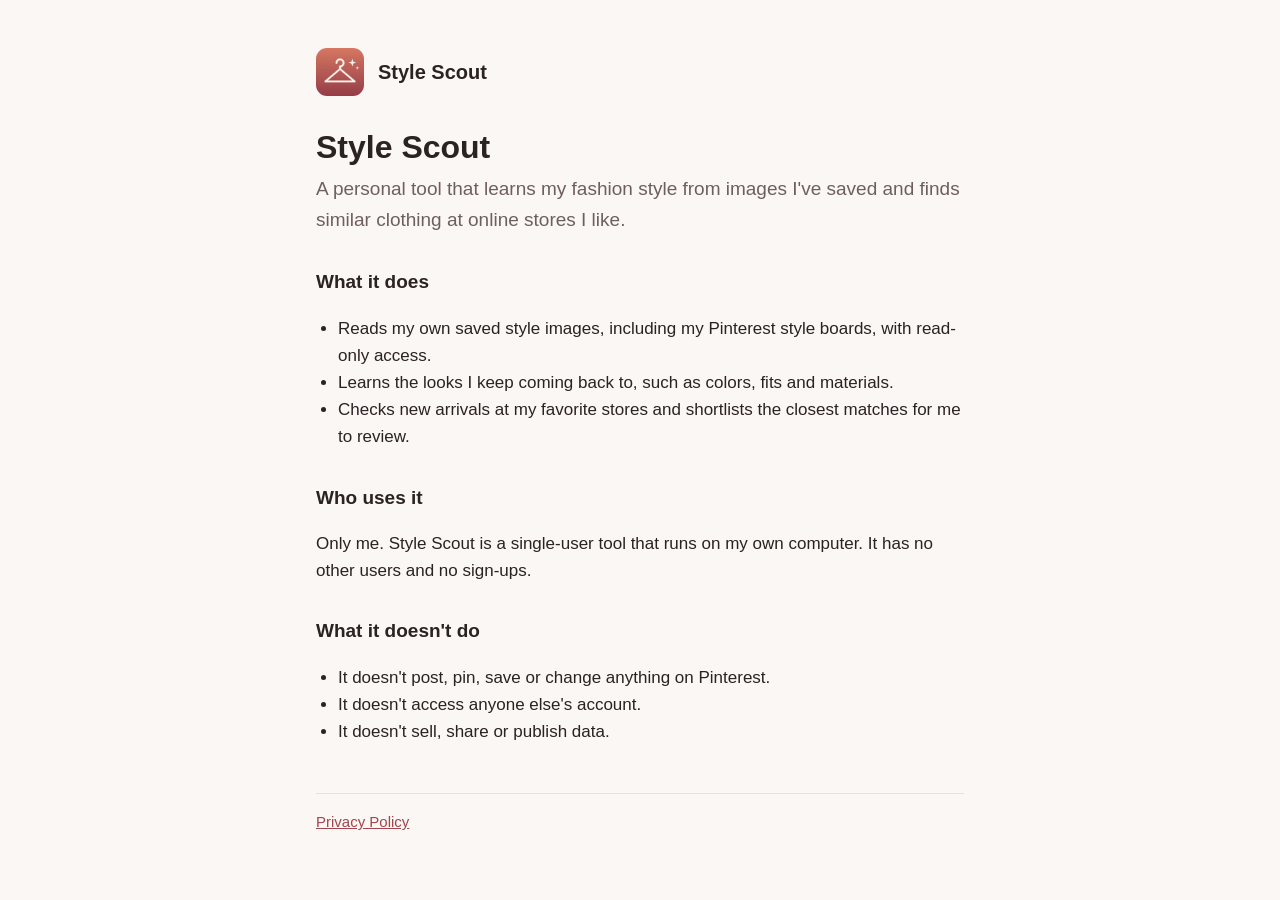
<file: index.html>
<!doctype html>
<html lang="en">
<head>
  <meta charset="utf-8">
  <meta name="viewport" content="width=device-width, initial-scale=1">
  <title>Style Scout</title>
  <meta name="description" content="Style Scout is a personal tool that learns its owner's fashion style from saved images and finds similar clothing at online stores.">
  <link rel="icon" href="icon.png">
  <link rel="stylesheet" href="style.css">
</head>
<body>
<main>
  <header>
    <img src="icon.png" alt="">
    <a href="./">Style Scout</a>
  </header>

  <h1>Style Scout</h1>
  <p class="lede">A personal tool that learns my fashion style from images I've saved and finds similar clothing at online stores I like.</p>

  <h2>What it does</h2>
  <ul>
    <li>Reads my own saved style images, including my Pinterest style boards, with read-only access.</li>
    <li>Learns the looks I keep coming back to, such as colors, fits and materials.</li>
    <li>Checks new arrivals at my favorite stores and shortlists the closest matches for me to review.</li>
  </ul>

  <h2>Who uses it</h2>
  <p>Only me. Style Scout is a single-user tool that runs on my own computer. It has no other users and no sign-ups.</p>

  <h2>What it doesn't do</h2>
  <ul>
    <li>It doesn't post, pin, save or change anything on Pinterest.</li>
    <li>It doesn't access anyone else's account.</li>
    <li>It doesn't sell, share or publish data.</li>
  </ul>

  <footer>
    <a href="privacy.html">Privacy Policy</a>
  </footer>
</main>
</body>
</html>
</file>
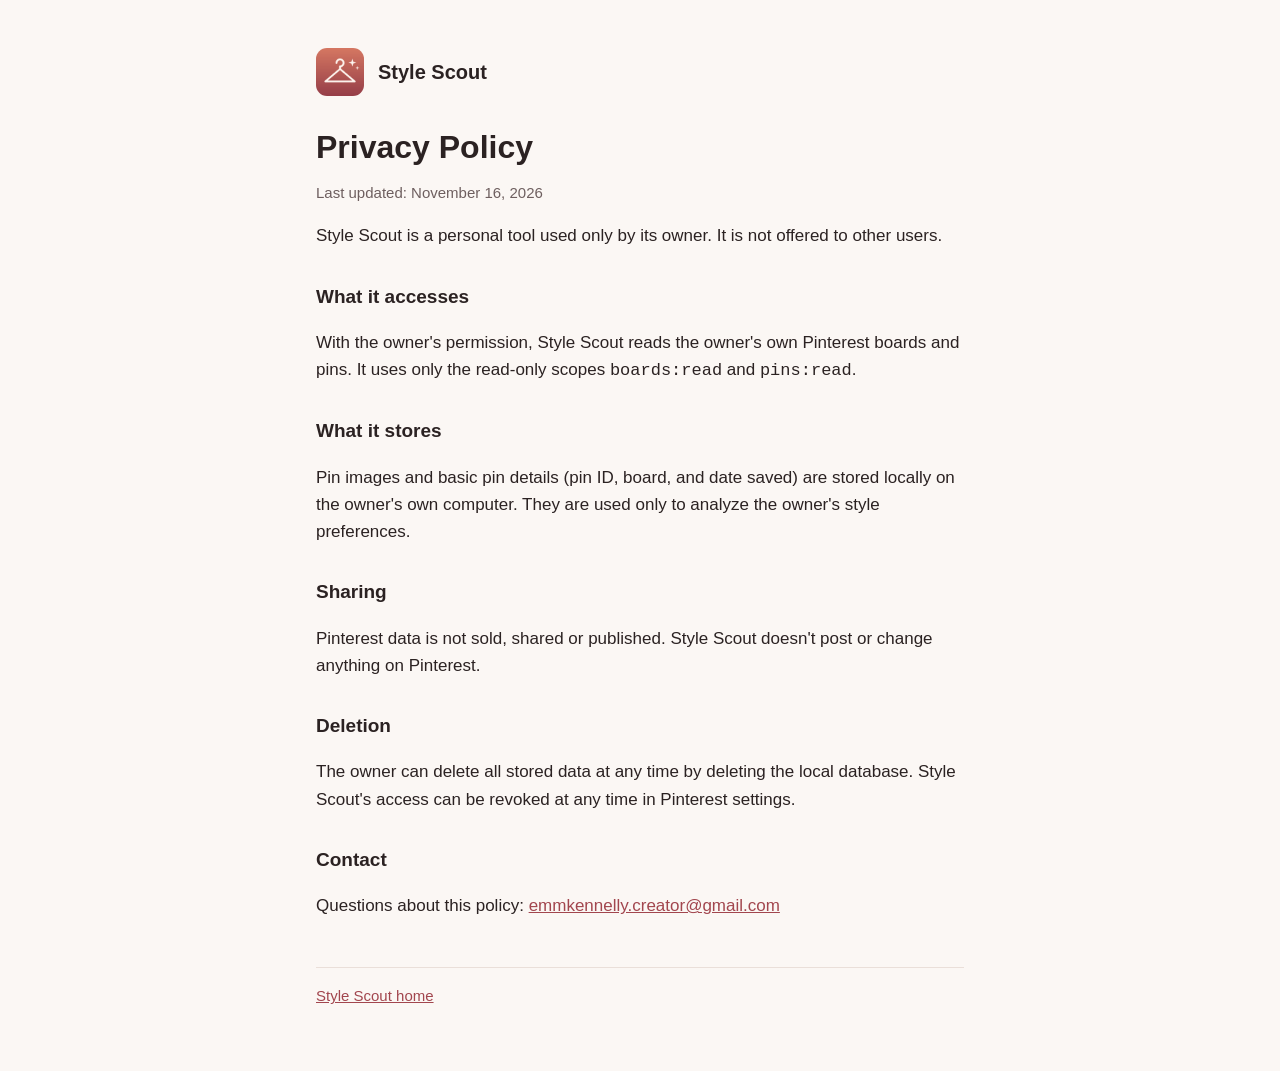
<file: privacy.html>
<!doctype html>
<html lang="en">
<head>
  <meta charset="utf-8">
  <meta name="viewport" content="width=device-width, initial-scale=1">
  <title>Privacy Policy | Style Scout</title>
  <meta name="description" content="Privacy Policy for Style Scout, a single-user personal style tool.">
  <link rel="icon" href="icon.png">
  <link rel="stylesheet" href="style.css">
</head>
<body>
<main>
  <header>
    <img src="icon.png" alt="">
    <a href="./">Style Scout</a>
  </header>

  <h1>Privacy Policy</h1>
  <p class="updated">Last updated: November 16, 2026</p>

  <p>Style Scout is a personal tool used only by its owner. It is not offered to other users.</p>

  <h2>What it accesses</h2>
  <p>With the owner's permission, Style Scout reads the owner's own Pinterest boards and pins. It uses only the read-only scopes <code>boards:read</code> and <code>pins:read</code>.</p>

  <h2>What it stores</h2>
  <p>Pin images and basic pin details (pin ID, board, and date saved) are stored locally on the owner's own computer. They are used only to analyze the owner's style preferences.</p>

  <h2>Sharing</h2>
  <p>Pinterest data is not sold, shared or published. Style Scout doesn't post or change anything on Pinterest.</p>

  <h2>Deletion</h2>
  <p>The owner can delete all stored data at any time by deleting the local database. Style Scout's access can be revoked at any time in Pinterest settings.</p>

  <h2>Contact</h2>
  <p>Questions about this policy: <a href="mailto:emmkennelly.creator@gmail.com">emmkennelly.creator@gmail.com</a></p>

  <footer>
    <a href="./">Style Scout home</a>
  </footer>
</main>
</body>
</html>
</file>
<file: style.css>
:root {
  --bg: #fbf7f4;
  --text: #2b2222;
  --muted: #6e5f5f;
  --accent: #a2464e;
  --rule: #eadfd9;
}
@media (prefers-color-scheme: dark) {
  :root {
    --bg: #1d1818;
    --text: #f1e9e6;
    --muted: #b8a9a6;
    --accent: #e48f86;
    --rule: #3a3030;
  }
}
* { box-sizing: border-box; }
body {
  margin: 0;
  background: var(--bg);
  color: var(--text);
  font: 17px/1.6 -apple-system, BlinkMacSystemFont, "Segoe UI", Helvetica, Arial, sans-serif;
}
main { max-width: 680px; margin: 0 auto; padding: 48px 16px 64px; }
header { display: flex; align-items: center; gap: 14px; margin-bottom: 32px; }
header img { width: 48px; height: 48px; border-radius: 11px; }
header a { color: inherit; text-decoration: none; font-weight: 650; font-size: 20px; }
h1 { font-size: 32px; line-height: 1.2; margin: 0 0 8px; }
h2 { font-size: 19px; margin: 32px 0 8px; }
p, li { color: var(--text); }
.lede { color: var(--muted); font-size: 19px; margin-top: 0; }
.updated { color: var(--muted); font-size: 15px; }
a { color: var(--accent); }
ul { padding-left: 22px; }
footer {
  margin-top: 48px; padding-top: 16px; border-top: 1px solid var(--rule);
  color: var(--muted); font-size: 15px;
}
</file>
